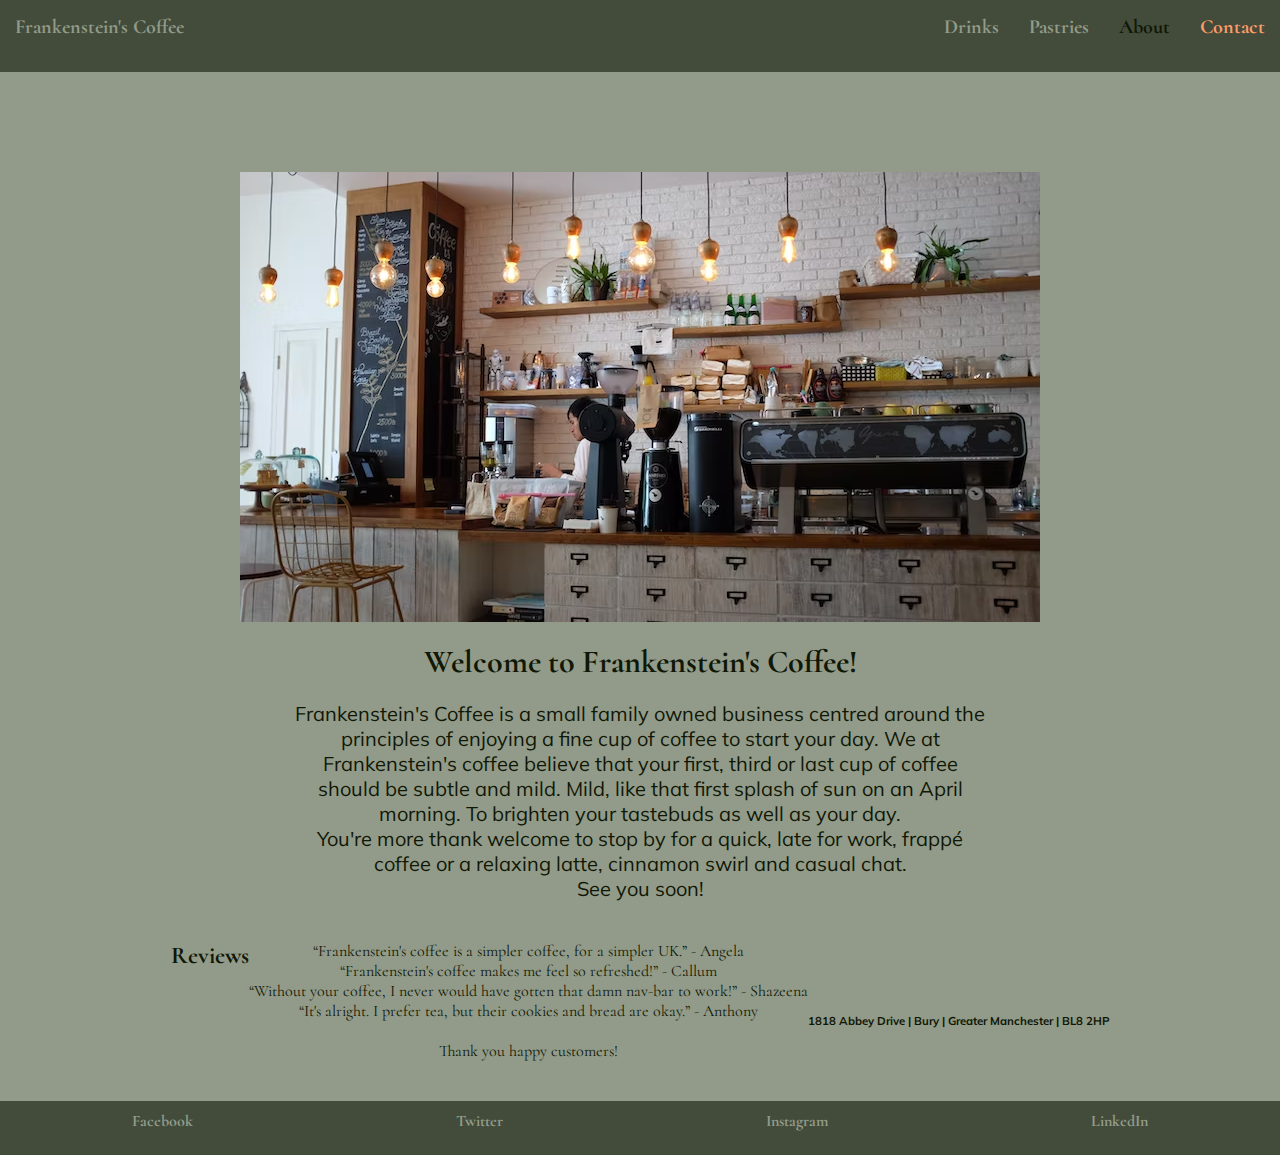
<file: index.html>
<style>
    @import url('https://fonts.googleapis.com/css2?family=Cormorant:wght@300&display=swap');
</style>
<style>
    @import url('https://fonts.googleapis.com/css2?family=Mulish:wght@200&display=swap');
</style>
<!DOCTYPE html>
<html lang="en">
<head>
    <meta charset="UTF-8">
    <meta http-equiv="X-UA-Compatible" content="IE=edge">
    <meta name="viewport" content="width=device-width, initial-scale=1.0">
    <link rel="stylesheet" href="style.css">
    <title>Frankenstein's Coffee</title>
</head>
<body class="index_html">
    <div class="home_nav_bar">
        <ul>
            <li style="float: left;"><a style=color:#929B89; href="index.html">Frankenstein's Coffee</a></li>
            <li style="float: right;"><a style=color:#FD9D69; href="contact.html">Contact</a></li>
            <li style="float: right;"><a style=color:#101705; href="about.html">About</a></li>
            <li style="float: right;"><a style=color:#929B89; href="pastries.html">Pastries</a></li>
            <li style="float: right;"><a style=color:#929B89; href="drinks.html">Drinks</a></li>
        </ul>
    </div><br>
    <div class="home_body">
        <div class="home_body_image">
            <img src="coffee-bar.avif" alt="coffee bar">
        </div><br>
        <div class="home_body_header">
            <h1>Welcome to Frankenstein's Coffee!</h1>
        </div><br>
        <div class="home_body_para">
            <p>Frankenstein's Coffee is a small family owned business centred around the principles of enjoying a fine cup of coffee to start your day. We at Frankenstein's coffee believe that your first, third or last cup of coffee should be subtle and mild. Mild, like that first splash of sun on an April morning. To brighten your tastebuds as well as your day.<br>
            You're more thank welcome to stop by for a quick, late for work, frappé coffee or a relaxing latte, cinnamon swirl and casual chat.<br>
            See you soon!</p>
        </div><br><br>
    </div><br>
    <div class="home_reviews">
        <h2>Reviews</h2>
    </div><br>
    <div class="home_quotes">
            <q>Frankenstein's coffee is a simpler coffee, for a simpler UK.</q> - Angela<br>
            <q>Frankenstein's coffee makes me feel so refreshed!</q> - Callum<br>
            <q>Without your coffee, I never would have gotten that damn nav-bar to work!</q> - Shazeena<br>
            <q>It's alright. I prefer tea, but their cookies and bread are okay.</q> - Anthony<br><br>
            <p>Thank you happy customers!</p><br><br>
    </div><br>
    <div class="location_address">
     <h6>1818 Abbey Drive | Bury | Greater Manchester | BL8 2HP</h6>
    </div><br>
    <div class="home_footer">
        <div class="home_footer_facebook">
            <h3><a style="color: #929B89;" target="_blank" href="#">Facebook</a></h3>
        </div>
        <div class="home_footer_twitter">
            <h3><a style="color: #929B89;" target="_blank" href="#">Twitter</a></h3>
        </div>
        <div class="home_footer_instagram">
            <h3><a style="color: #929B89;" target="_blank" href="#">Instagram</a></h3>
        </div>
        <div class="home_footer_linkedin">
            <h3><a style="color: #929B89;" target="_blank" href="#">LinkedIn</a></h3>
        </div>
    </div>
</body>
</html>
</file>
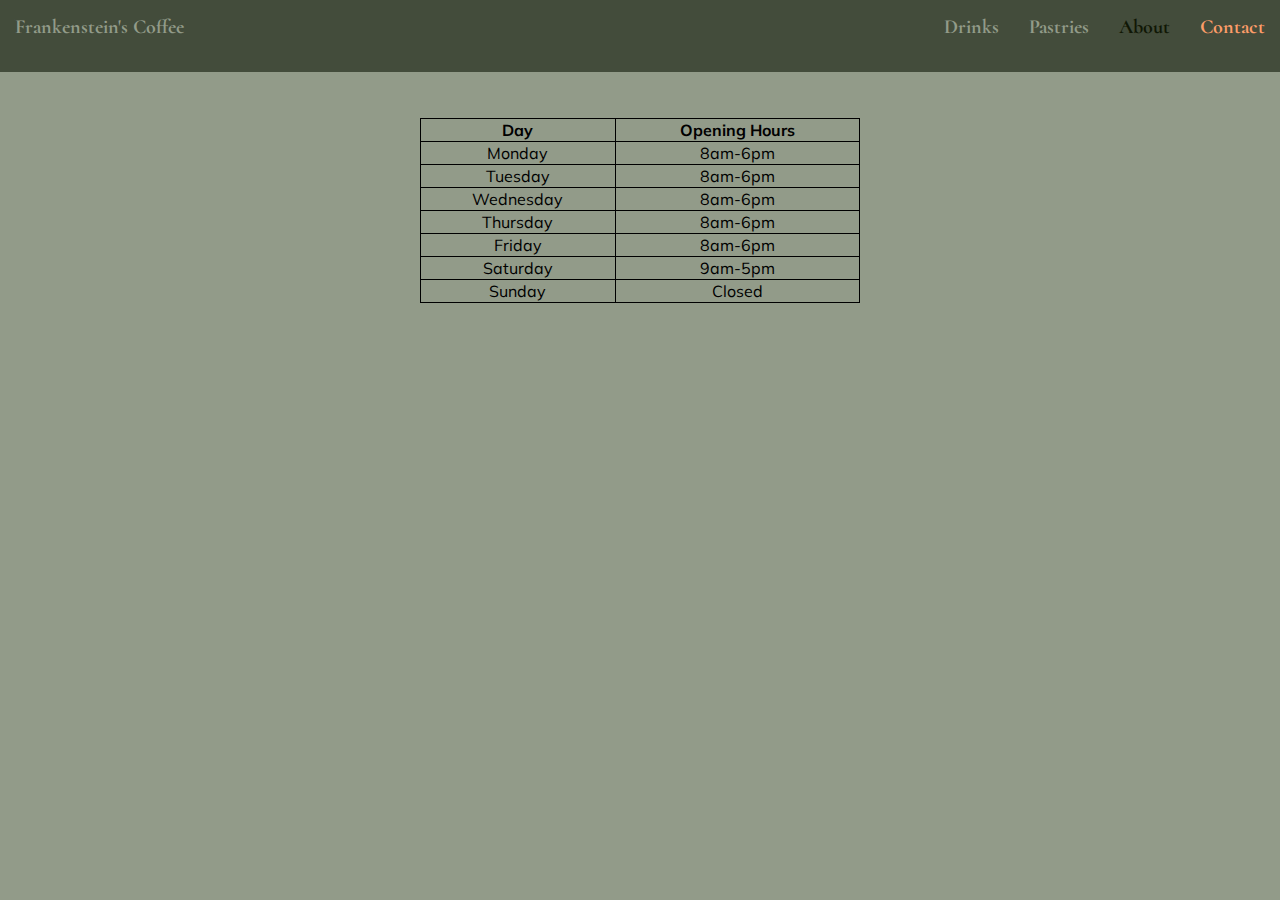
<file: about.html>
<style>
    @import url('https://fonts.googleapis.com/css2?family=Cormorant:wght@300&display=swap');
</style>
<style>
    @import url('https://fonts.googleapis.com/css2?family=Mulish:wght@200&display=swap');
</style>
<!DOCTYPE html>
<html lang="en">
<head>
    <meta charset="UTF-8">
    <meta http-equiv="X-UA-Compatible" content="IE=edge">
    <meta name="viewport" content="width=device-width, initial-scale=1.0">
    <link rel="stylesheet" href="style.css">
    <title>About</title>
</head>
<body class="about_html">
    <div class="about_nav_bar">
        <ul>
            <li style="float: left;"><a style=color:#929B89; href="index.html">Frankenstein's Coffee</a></li>
            <li style="float: right;"><a style=color:#FD9D69; href="contact.html">Contact</a></li>
            <li style="float: right;"><a style=color:#101705; href="about.html">About</a></li>
            <li style="float: right;"><a style=color:#929B89; href="pastries.html">Pastries</a></li>
            <li style="float: right;"><a style=color:#929B89; href="drinks.html">Drinks</a></li>
        </ul>
    </div><br>
    <div class="about_page">
        <table>
            <tr>
                <th>Day</th>
                <th>Opening Hours</th>
            </tr>
            <tr>
                <td>Monday</td>
                <td>8am-6pm</td>
            </tr>
            <tr>
                <td>Tuesday</td>
                <td>8am-6pm</td>
            </tr>
            <tr>
                <td>Wednesday</td>
                <td>8am-6pm</td>
            </tr>
            <tr>
                <td>Thursday</td>
                <td>8am-6pm</td>
            </tr>
            <tr>
                <td>Friday</td>
                <td>8am-6pm</td>
            </tr>
            <tr>
                <td>Saturday</td>
                <td>9am-5pm</td>
            </tr>
            <tr>
                <td>Sunday</td>
                <td>Closed</td>
            </tr>
        </table>
    </div>
</body>
</html>
</file>
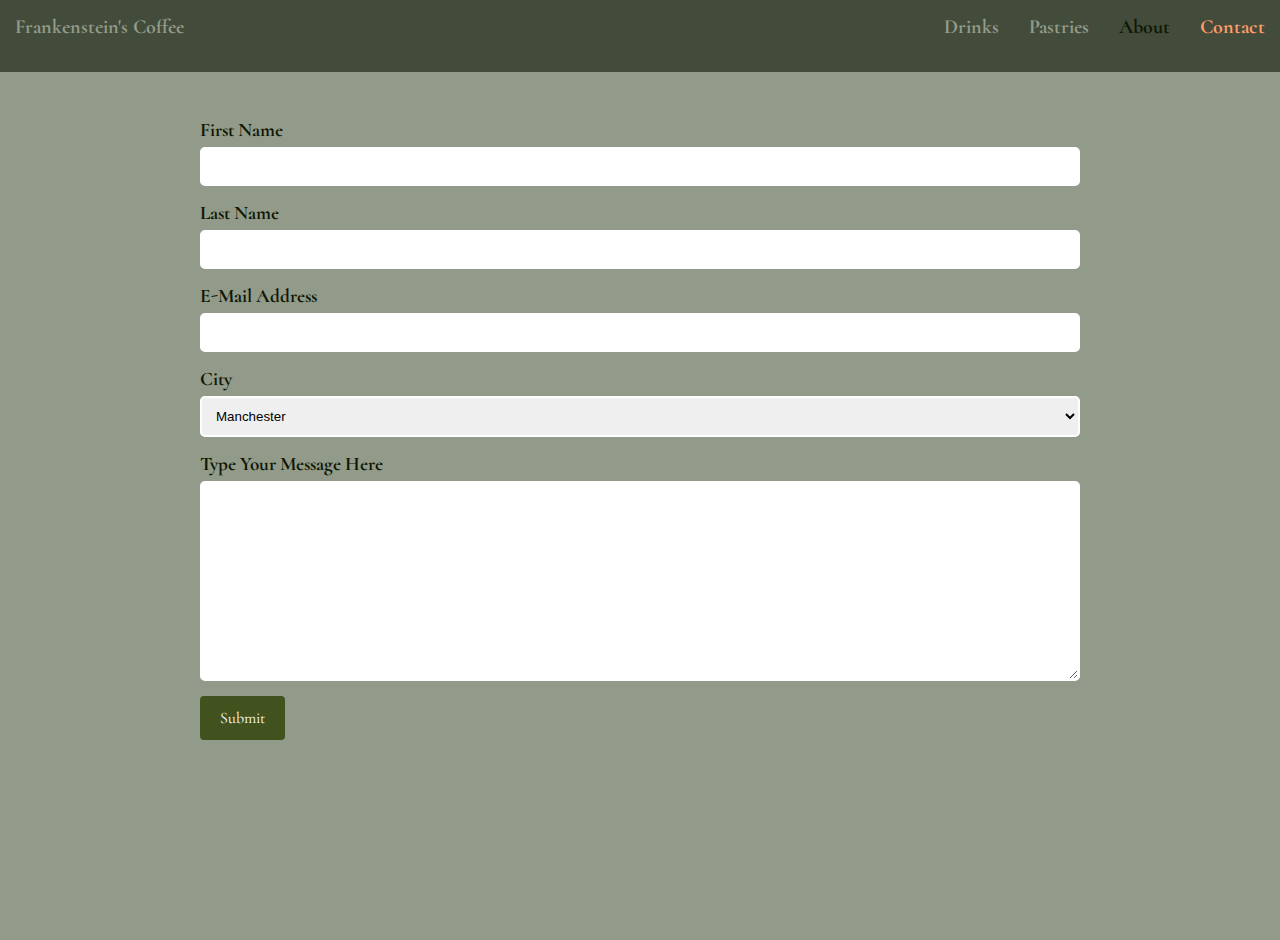
<file: contact.html>
<style>
    @import url('https://fonts.googleapis.com/css2?family=Cormorant:wght@300&display=swap');
</style>
<style>
    @import url('https://fonts.googleapis.com/css2?family=Mulish:wght@200&display=swap');
</style>
<!DOCTYPE html>
<html lang="en">
<head>
    <meta charset="UTF-8">
    <meta http-equiv="X-UA-Compatible" content="IE=edge">
    <meta name="viewport" content="width=device-width, initial-scale=1.0">
    <title>Contact</title>
    <link rel="stylesheet" href="style.css">
</head>
<body class="contact_html">
    <div class="contact_nav_bar">
        <ul>
            <li style="float: left;"><a style=color:#929B89; href="index.html">Frankenstein's Coffee</a></li>
            <li style="float: right;"><a style=color:#FD9D69; href="contact.html">Contact</a></li>
            <li style="float: right;"><a style=color:#101705; href="about.html">About</a></li>
            <li style="float: right;"><a style=color:#929B89; href="pastries.html">Pastries</a></li>
            <li style="float: right;"><a style=color:#929B89; href="drinks.html">Drinks</a></li>
          </ul>
    </div><br>
    <div class="contact_page">
          <label for="fname">First Name</label>
          <input type="text" id="fname" name="firstname">
          <label for="lname">Last Name</label>
          <input type="text" id="lname" name="lastname">
          <label for="email">E-Mail Address</label>
          <input type="text" id="email" name="emailaddress">
          <label for="city">City</label>
          <select id="city" name="city">
            <option value="manchester">Manchester</option>
            <option value="london">London</option>
            <option value="birmingham">Birmingham</option>
          </select>
          <label for="message">Type Your Message Here</label>
          <textarea id="subject" name="subject"style="height:200px"></textarea>
          <input type="submit" value="Submit">
        </form>
    </div>
</body>
</html>
</file>
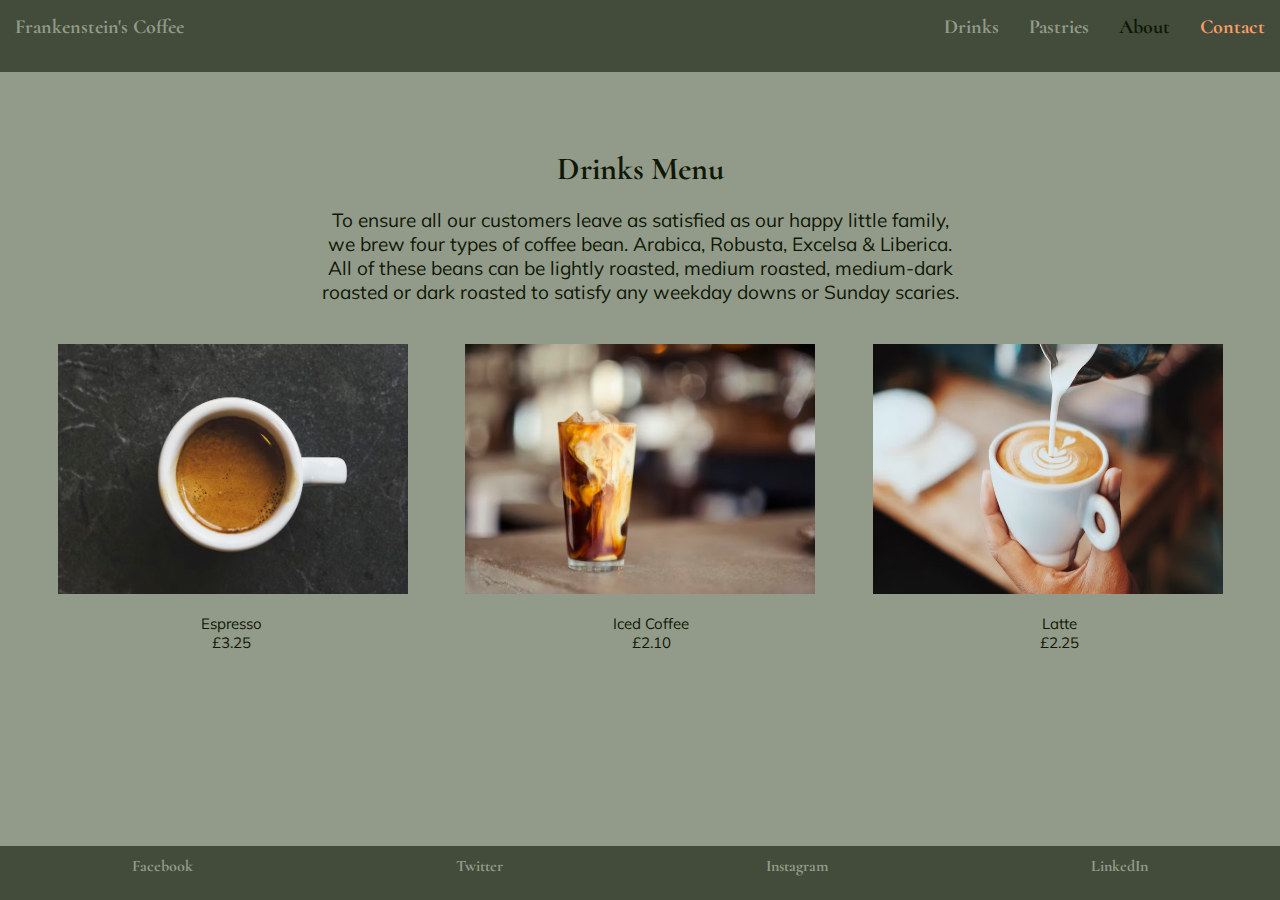
<file: drinks.html>
<style>
    @import url('https://fonts.googleapis.com/css2?family=Cormorant:wght@300&display=swap');
</style>
<style>
    @import url('https://fonts.googleapis.com/css2?family=Mulish:wght@200&display=swap');
</style>
<!DOCTYPE html>
<html lang="en">
<head>
    <meta charset="UTF-8">
    <meta http-equiv="X-UA-Compatible" content="IE=edge">
    <meta name="viewport" content="width=device-width, initial-scale=1.0">
    <link rel="stylesheet" href="style.css">
    <title>Drinks Menu</title>
</head>
<body class="drinks_html">
     <div class="drinks_nav_bar">
        <ul>
            <li style="float: left;"><a style=color:#929B89; href="index.html">Frankenstein's Coffee</a></li>
            <li style="float: right;"><a style=color:#FD9D69; href="contact.html">Contact</a></li>
            <li style="float: right;"><a style=color:#101705; href="about.html">About</a></li>
            <li style="float: right;"><a style=color:#929B89; href="pastries.html">Pastries</a></li>
            <li style="float: right;"><a style=color:#929B89; href="drinks.html">Drinks</a></li>
          </ul>
    </div>
    <div class="drinks_body">
        <div class="drinks_body_header">
            <h1>Drinks Menu</h1>
        </div><br>
        <div class="drinks_body_para">
            <p>To ensure all our customers leave as satisfied as our happy little family, we brew four types of coffee bean. Arabica, Robusta, Excelsa & Liberica. All of these beans can be lightly roasted, medium roasted, medium-dark roasted or dark roasted to satisfy any weekday downs or Sunday scaries.</p>
        </div><br><br>
        <div class="drinks_body_images">
            <img src="espresso.avif" alt="espresso" height="250px" width="350px">
            <img src="iced-coffee.avif" alt="iced coffee" height="250px" width="350px">
            <img src="latte.avif" alt="latte" height="250px" width="350px">
        </div><br>
        <div class="drinks_body_images_texts">
            <p class="espresso_text">Espresso<br>£3.25</p>
            <p class="iced_coffee_text">Iced Coffee<br>£2.10</p>
            <p class="latte_text">Latte<br>£2.25</p>
        </div><br><br>
    </div>
    <div class="drinks_footer">
        <div class="drinks_footer_facebook">
            <h3><a style="color: #929B89;" target="_blank" href="#">Facebook</a></h3>
        </div>
        <div class="drinks_footer_twitter">
            <h3><a style="color: #929B89;" target="_blank" href="#">Twitter</a></h3>
        </div>
        <div class="drinks_footer_instagram">
            <h3><a style="color: #929B89;" target="_blank" href="#">Instagram</a></h3>
        </div>
        <div class="drinks_footer_linkedin">
            <h3><a style="color: #929B89;" target="_blank" href="#">LinkedIn</a></h3>
        </div>
    </div>
</body>
</html>
</file>
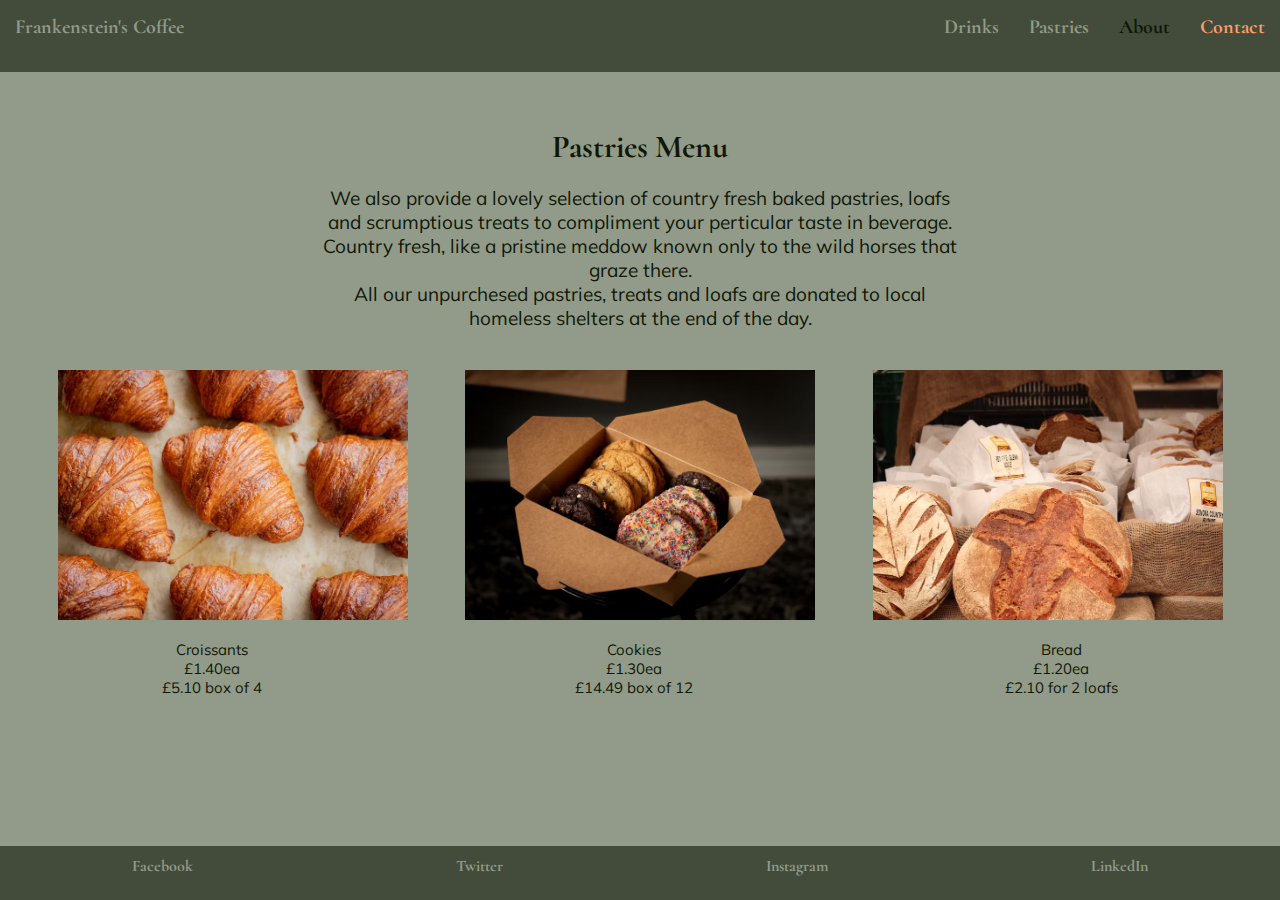
<file: pastries.html>
<style>
    @import url('https://fonts.googleapis.com/css2?family=Cormorant:wght@300&display=swap');
</style>
<style>
    @import url('https://fonts.googleapis.com/css2?family=Mulish:wght@200&display=swap');
</style>
<!DOCTYPE html>
<html lang="en">
<head>
    <meta charset="UTF-8">
    <meta http-equiv="X-UA-Compatible" content="IE=edge">
    <meta name="viewport" content="width=device-width, initial-scale=1.0">
    <link rel="stylesheet" href="style.css">
    <title>Pastries Menu</title>
</head>
<body class="pastries_html">
    <div class="pastries_nav_bar">
        <ul>
            <li style="float: left;"><a style=color:#929B89; href="index.html">Frankenstein's Coffee</a></li>
            <li style="float: right;"><a style=color:#FD9D69; href="contact.html">Contact</a></li>
            <li style="float: right;"><a style=color:#101705; href="about.html">About</a></li>
            <li style="float: right;"><a style=color:#929B89; href="pastries.html">Pastries</a></li>
            <li style="float: right;"><a style=color:#929B89; href="drinks.html">Drinks</a></li>
        </ul>
    </div>
   <div class="pastries_body">
       <div class="pastries_body_header">
           <h1>Pastries Menu</h1>
       </div><br>
       <div class="pastries_body_para">
            <p>We also provide a lovely selection of country fresh baked pastries, loafs and scrumptious treats to compliment your perticular taste in beverage. Country fresh, like a pristine meddow known only to the wild horses that graze there.<br>
            All our unpurchesed pastries, treats and loafs are donated to local homeless shelters at the end of the day.</p>
       </div><br><br>
       <div class="pastries_body_images">
           <img src="croissant.avif" alt="croissants"height="250px" width="350px">
           <img src="cookies.avif" alt="cookies"height="250px" width="350px">
           <img src="bread.avif" alt="bread"height="250px" width="350px">
       </div><br>
       <div class="pastries_body_images_texts">
            <p class="croissant_text">Croissants<br>£1.40ea<br>£5.10 box of 4</p>
            <p class="cookies_text">Cookies<br>£1.30ea<br>£14.49 box of 12</p>
            <p class="bread_text">Bread<br>£1.20ea<br>£2.10 for 2 loafs</p>
       </div><br><br>
   </div>
   <div class="pastries_footer">
       <div class="pastries_footer_facebook">
           <h3><a style="color: #929B89;" target="_blank" href="#">Facebook</a></h3>
       </div>
       <div class="pastries_footer_twitter">
            <h3><a style="color: #929B89;" target="_blank" href="#">Twitter</a></h3>
       </div>
       <div class="pastries_footer_instagram">
            <h3><a style="color: #929B89;" target="_blank" href="#">Instagram</a></h3>
       </div>
       <div class="pastries_footer_linkedin">
            <h3><a style="color: #929B89;" target="_blank" href="#">LinkedIn</a></h3>
       </div>
   </div>
</body>
</html>
</file>
<file: style.css>
*{box-sizing: border-box;
    margin: 0%}
    
    .index_html{
    display: flex;
    flex-wrap: wrap;
    justify-content: center;
    background-attachment: fixed;
    background-color: #929B89;
    color: #101705;
    font-family: 'Cormorant', serif;
    text-align: center;}
    
    .home_nav_bar{
    flex-direction: row;
    flex-wrap: wrap;
    justify-content: space-around;
    background-color: #434C3B;
    position: sticky;
    top: 0;
    width: 100%;
    height: 8%}
    
    .home_nav_bar a{
    display: flex;
    flex: wrap;
    text-decoration: none;}
    
    ul {
    list-style-type: none;
    margin: 0;
    padding: 0;}
    
    li {
    float: left;
    font-family: 'Cormorant', serif;
    font-size: 20px;
    font-weight: bold;}
    
    a {display: block;
    padding: 15px;}
    
    .home_body_image{
    display: flex;
    justify-content: center;
    padding-top: 100px;
    width: 100%;
    height: auto;}
    
    .home_body_header{
    display: flex;
    justify-content: center;}
    
    .home_body_para{
    display: flex;
    justify-content: center;
    align-items: center;
    font-family: 'Mulish', sans-serif;
    font-size: 20px;
    padding-left: 290px;
    padding-right: 290px;}
    
    .location_address{
    display: flex;
    flex-wrap: wrap;
    flex-direction: column;
    justify-content: center;
    font-family: 'Mulish', sans-serif;
    font-size: 17px;}
    
    .home_footer{
    display: flex;
    flex-direction: row;
    flex-wrap: wrap;
    justify-content: space-around;
    background-color: #434C3B;
    position: relative;
    bottom: 0;
    width: 100%;
    height: 6%;
    margin-top: auto;}
    
    .home_footer a{
    display: flex;
    flex: wrap;
    text-decoration: none;
    padding-top: 10px;
    padding-bottom: 8px;
    font-size: medium;}
    
    .drinks_html{
    display: flex;
    flex-wrap: wrap;
    background-attachment: fixed;
    background-color: #929B89;
    color: #101705;
    font-family: 'Cormorant', serif;
    text-align: center;}
    
    .drinks_nav_bar{
    flex-direction: row;
    flex-wrap: wrap;
    justify-content: space-around;
    background-color: #434C3B;
    position: sticky;
    top: 0;
    width: 100%;
    height: 8%}
    
    .drinks_nav_bar a{
    display: flex;
    flex: wrap;
    text-decoration: none;}
    
    .drinks_body_header{
    display: flex;
    justify-content: center;}
    
    .drinks_body_para{
    font-family: 'Mulish', sans-serif;
    font-size: 19px;
    padding-left: 320px;
    padding-right: 320px;}
    
    .drinks_body_images{
    display: flex;
    justify-content: space-evenly;
    flex-wrap: wrap;}
    
    .drinks_body_images_texts{
    display: flex;
    justify-content: space-evenly;
    font-family: 'Mulish', sans-serif;
    flex-wrap: wrap;
    font-size: 15px;}
    
    .iced_coffee_text{
    display: flex;
    padding-left: 150px;
    padding-right: 150px;}
    
    .drinks_footer{
    display: flex;
    flex-direction: row;
    flex-wrap: wrap;
    justify-content: space-around;
    background-color: #434C3B;
    position: relative;
    bottom: 0;
    width: 100%;
    height: 6%;
    margin-top: auto;}
    
    .drinks_footer a{
    display: flex;
    flex-wrap: wrap;
    text-decoration: none;
    padding-top: 10px;
    padding-bottom: 8px;
    font-size: medium;}
    
    .pastries_html{
    display: flex;
    flex-wrap: wrap;
    background-attachment: fixed;
    background-color: #929B89;
    color: #101705;
    font-family: 'Cormorant', serif;
    text-align: center;}
    
    .pastries_nav_bar{
    flex-direction: row;
    flex-wrap: wrap;
    justify-content: space-around;
    background-color: #434C3B;
    position: sticky;
    top: 0;
    width: 100%;
    height: 8%}
    
    .pastries_nav_bar a{
    display: flex;
    flex: wrap;
    text-decoration: none;}
    
    .pastries_body_header{
    display: flex;
    justify-content: center;}
    
    .pastries_body_para{
    font-family: 'Mulish', sans-serif;
    font-size: 19px;
    padding-left: 320px;
    padding-right: 320px;}
    
    .pastries_body_images{
    display: flex;
    justify-content: space-evenly;
    flex-wrap: wrap;}
    
    .pastries_body_images_texts{
    display: flex;
    justify-content: space-evenly;
    font-family: 'Mulish', sans-serif;
    flex-wrap: wrap;
    font-size: 15px;}
    
    .cookies_text{
    display: flex;
    padding-left: 150px;
    padding-right: 150px;}
    
    .pastries_footer{
    display: flex;
    flex-direction: row;
    flex-wrap: wrap;
    justify-content: space-around;
    background-color: #434C3B;
    position: relative;
    bottom: 0;
    width: 100%;
    height: 6%;
    margin-top: auto;}
    
    .pastries_footer a{
    display: flex;
    flex-wrap: wrap;
    text-decoration: none;
    padding-top: 10px;
    padding-bottom: 8px;
    font-size: medium;}
    
    .contact_page{
    background-color: #929B89;
    padding: 200px;
    padding-top: 100px;
    font-family: 'Cormorant', serif;
    font-weight: bold;
    color: #101705;
    font-size: larger;}
    
    .contact_nav_bar{
    flex-direction: row;
    flex-wrap: wrap;
    justify-content: space-around;
    background-color: #434C3B;
    position: fixed;
    top: 0;
    width: 100%;
    height: 8%}
    
    .contact_nav_bar a{
    display: flex;
    flex: wrap;
    text-decoration: none;}
    
    input[type=text], select, textarea {
    width: 100%;
    padding: 10px;
    border: 2px solid white;
    border-radius: 5px;
    box-sizing: border-box;
    margin-top: 5px;
    margin-bottom: 15px;
    resize: vertical;}
    
    input[type=submit] {
    background-color: #41521F;
    color: white;
    padding: 12px 20px;
    border: none;
    border-radius: 4px;
    cursor: pointer;
    font-family: 'Cormorant', serif;
    font-size: medium;}
    
    .about_html{
    background-color: #929B89}
    
    .about_nav_bar{
    flex-direction: row;
    flex-wrap: wrap;
    justify-content: space-around;
    background-color: #434C3B;
    position: fixed;
    top: 0;
    width: 100%;
    height: 8%}
    
    .about_nav_bar a{
    display: flex;
    flex: wrap;
    text-decoration: none;}
    
    .about_page{
    display: flex;
    justify-content: center;
    padding: 200px;
    padding-top: 100px;
    font-family: 'Mulish', sans-serif;
    font-weight: bolder;
    color: #101705;
    font-size: larger;}
    
    table, th, td{
    border: 0.5px solid;
    text-align: center;}
    
    table{
    border-collapse: collapse;
    width: 50%}
</file>
